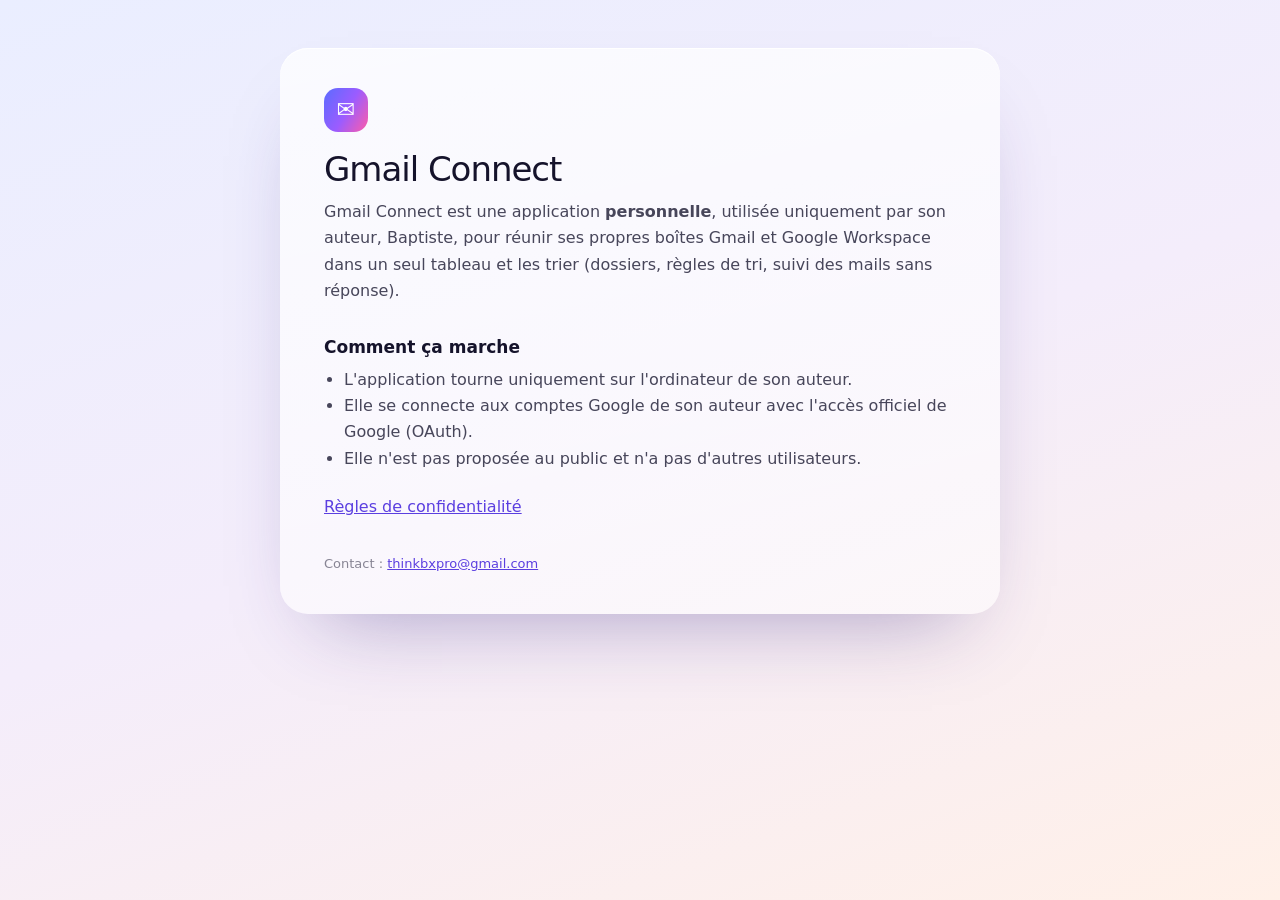
<file: index.html>
<!doctype html>
<html lang="fr"><head><meta charset="utf-8"><meta name="viewport" content="width=device-width,initial-scale=1">
<title>Gmail Connect</title><link rel="stylesheet" href="style.css"></head>
<body><main>
<div class="logo">✉️</div>
<h1>Gmail Connect</h1>
<p>Gmail Connect est une application <b>personnelle</b>, utilisée uniquement par son auteur, Baptiste, pour réunir ses propres boîtes Gmail et Google Workspace dans un seul tableau et les trier (dossiers, règles de tri, suivi des mails sans réponse).</p>
<h2>Comment ça marche</h2>
<ul>
<li>L'application tourne uniquement sur l'ordinateur de son auteur.</li>
<li>Elle se connecte aux comptes Google de son auteur avec l'accès officiel de Google (OAuth).</li>
<li>Elle n'est pas proposée au public et n'a pas d'autres utilisateurs.</li>
</ul>
<p style="margin-top:22px"><a href="confidentialite.html">Règles de confidentialité</a></p>
<footer>Contact : <a href="mailto:thinkbxpro@gmail.com">thinkbxpro@gmail.com</a></footer>
</main></body></html>
</file>
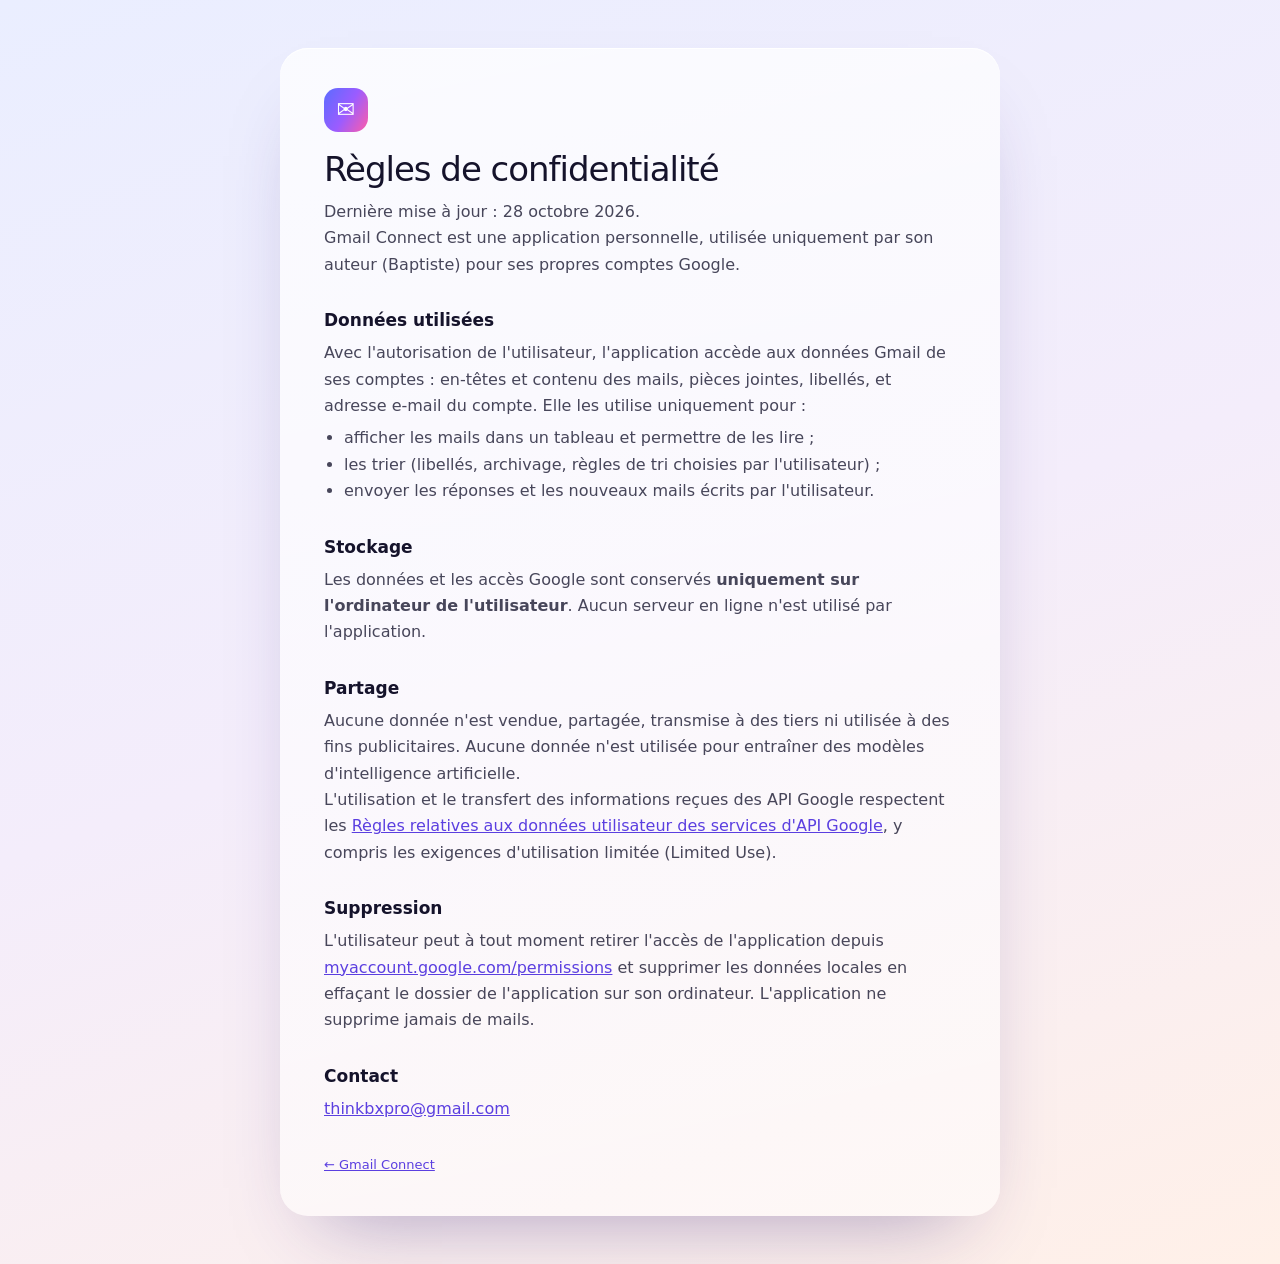
<file: confidentialite.html>
<!doctype html>
<html lang="fr"><head><meta charset="utf-8"><meta name="viewport" content="width=device-width,initial-scale=1">
<title>Gmail Connect — Règles de confidentialité</title><link rel="stylesheet" href="style.css"></head>
<body><main>
<div class="logo">✉️</div>
<h1>Règles de confidentialité</h1>
<p>Dernière mise à jour : 28 octobre 2026.</p>
<p>Gmail Connect est une application personnelle, utilisée uniquement par son auteur (Baptiste) pour ses propres comptes Google.</p>

<h2>Données utilisées</h2>
<p>Avec l'autorisation de l'utilisateur, l'application accède aux données Gmail de ses comptes : en-têtes et contenu des mails, pièces jointes, libellés, et adresse e-mail du compte. Elle les utilise uniquement pour :</p>
<ul>
<li>afficher les mails dans un tableau et permettre de les lire ;</li>
<li>les trier (libellés, archivage, règles de tri choisies par l'utilisateur) ;</li>
<li>envoyer les réponses et les nouveaux mails écrits par l'utilisateur.</li>
</ul>

<h2>Stockage</h2>
<p>Les données et les accès Google sont conservés <b>uniquement sur l'ordinateur de l'utilisateur</b>. Aucun serveur en ligne n'est utilisé par l'application.</p>

<h2>Partage</h2>
<p>Aucune donnée n'est vendue, partagée, transmise à des tiers ni utilisée à des fins publicitaires. Aucune donnée n'est utilisée pour entraîner des modèles d'intelligence artificielle.</p>
<p>L'utilisation et le transfert des informations reçues des API Google respectent les <a href="https://developers.google.com/terms/api-services-user-data-policy">Règles relatives aux données utilisateur des services d'API Google</a>, y compris les exigences d'utilisation limitée (Limited Use).</p>

<h2>Suppression</h2>
<p>L'utilisateur peut à tout moment retirer l'accès de l'application depuis <a href="https://myaccount.google.com/permissions">myaccount.google.com/permissions</a> et supprimer les données locales en effaçant le dossier de l'application sur son ordinateur. L'application ne supprime jamais de mails.</p>

<h2>Contact</h2>
<p><a href="mailto:thinkbxpro@gmail.com">thinkbxpro@gmail.com</a></p>
<footer><a href="index.html">← Gmail Connect</a></footer>
</main></body></html>
</file>
<file: style.css>
*{box-sizing:border-box;margin:0;padding:0}
body{font:16px/1.65 -apple-system,BlinkMacSystemFont,Inter,system-ui,sans-serif;color:#15132b;min-height:100vh;background:linear-gradient(160deg,#eaeeff 0%,#f4edfb 50%,#fff0e8 100%);padding:48px 20px}
main{max-width:720px;margin:0 auto;padding:40px 44px;border-radius:28px;background:linear-gradient(168deg,rgba(255,255,255,.75),rgba(255,255,255,.5));box-shadow:inset 0 1px 0 #fff,0 40px 80px -40px rgba(52,34,120,.4)}
.logo{width:44px;height:44px;border-radius:14px;background:linear-gradient(120deg,#5b6cff,#9b5cff 52%,#ff5ca8);display:grid;place-items:center;color:#fff;font-size:22px;margin-bottom:18px}
h1{font-weight:300;font-size:34px;letter-spacing:-.03em;line-height:1.15;margin-bottom:10px}
h2{font-size:17px;margin:28px 0 6px}
p,li{color:rgba(21,19,43,.78)}
ul{padding-left:20px;margin-top:6px}
a{color:#5b3fe0}
footer{margin-top:32px;font-size:13px;color:rgba(21,19,43,.5)}
</file>
